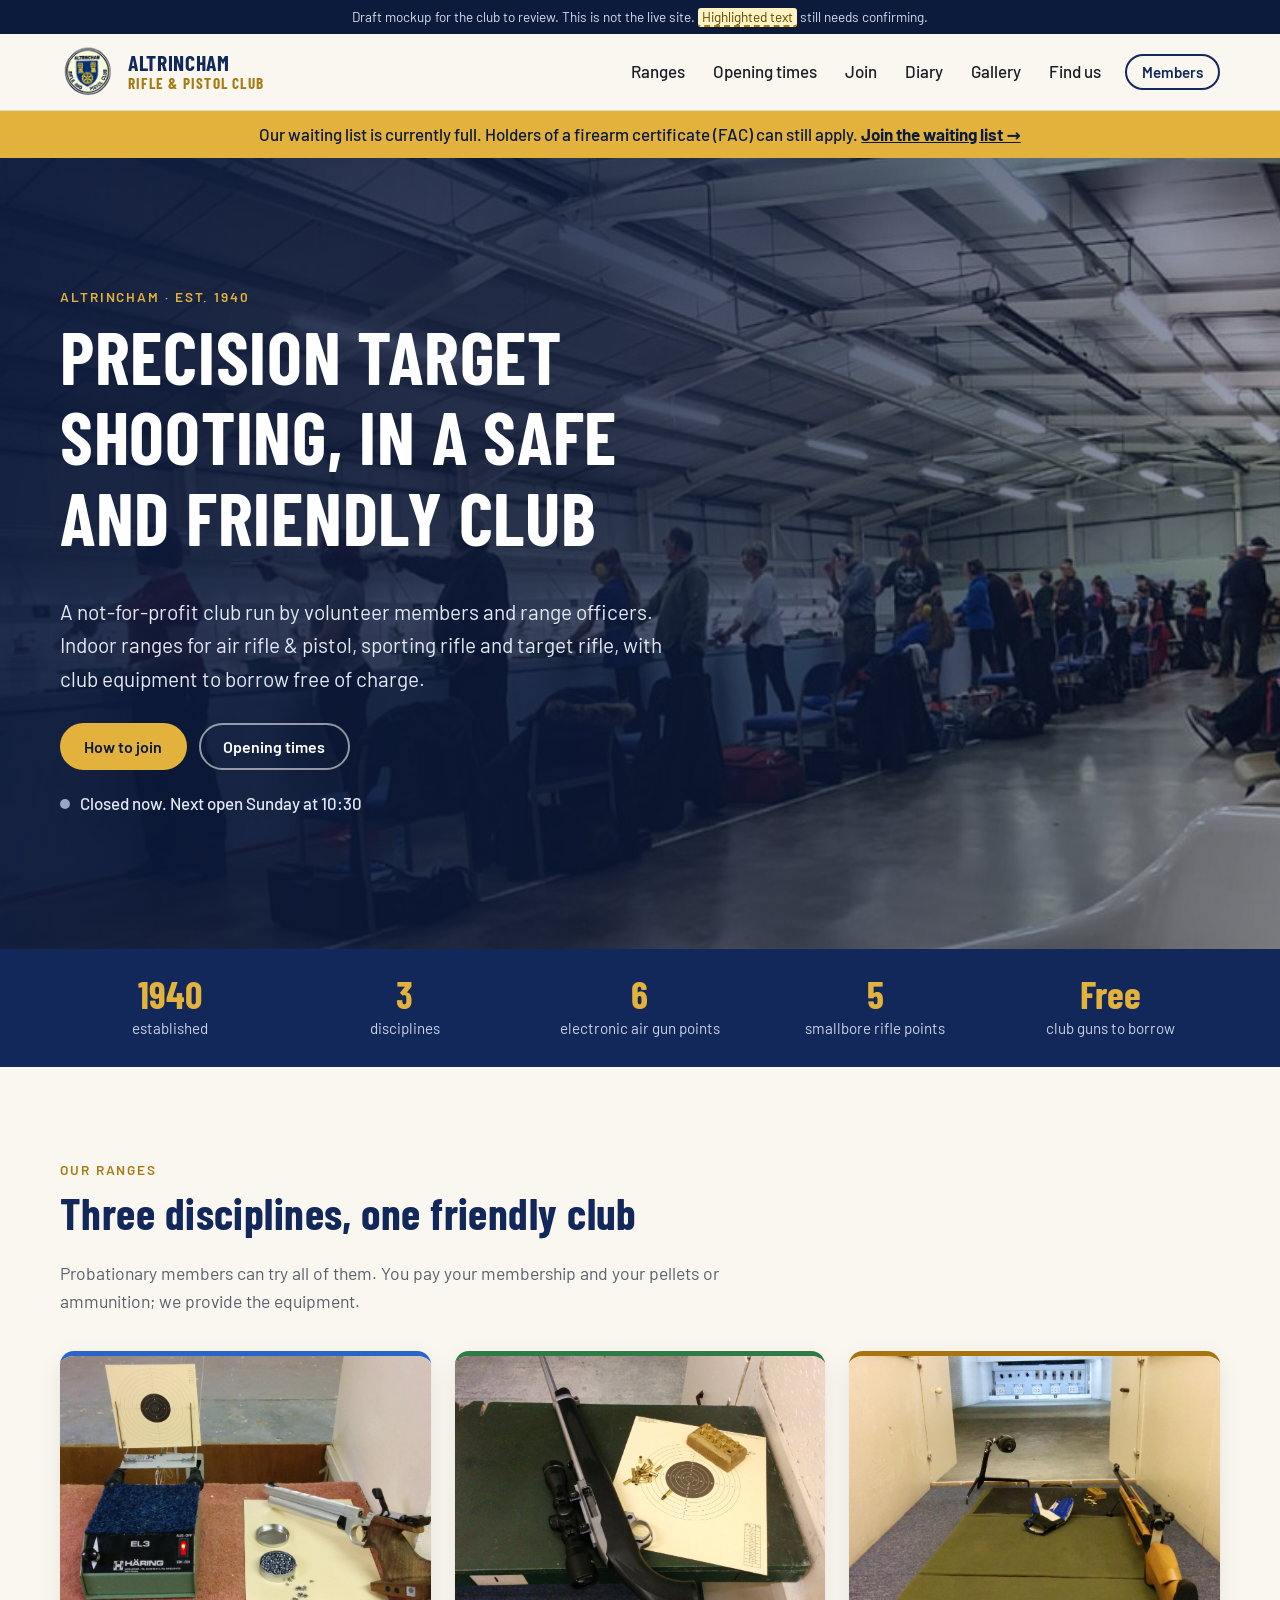
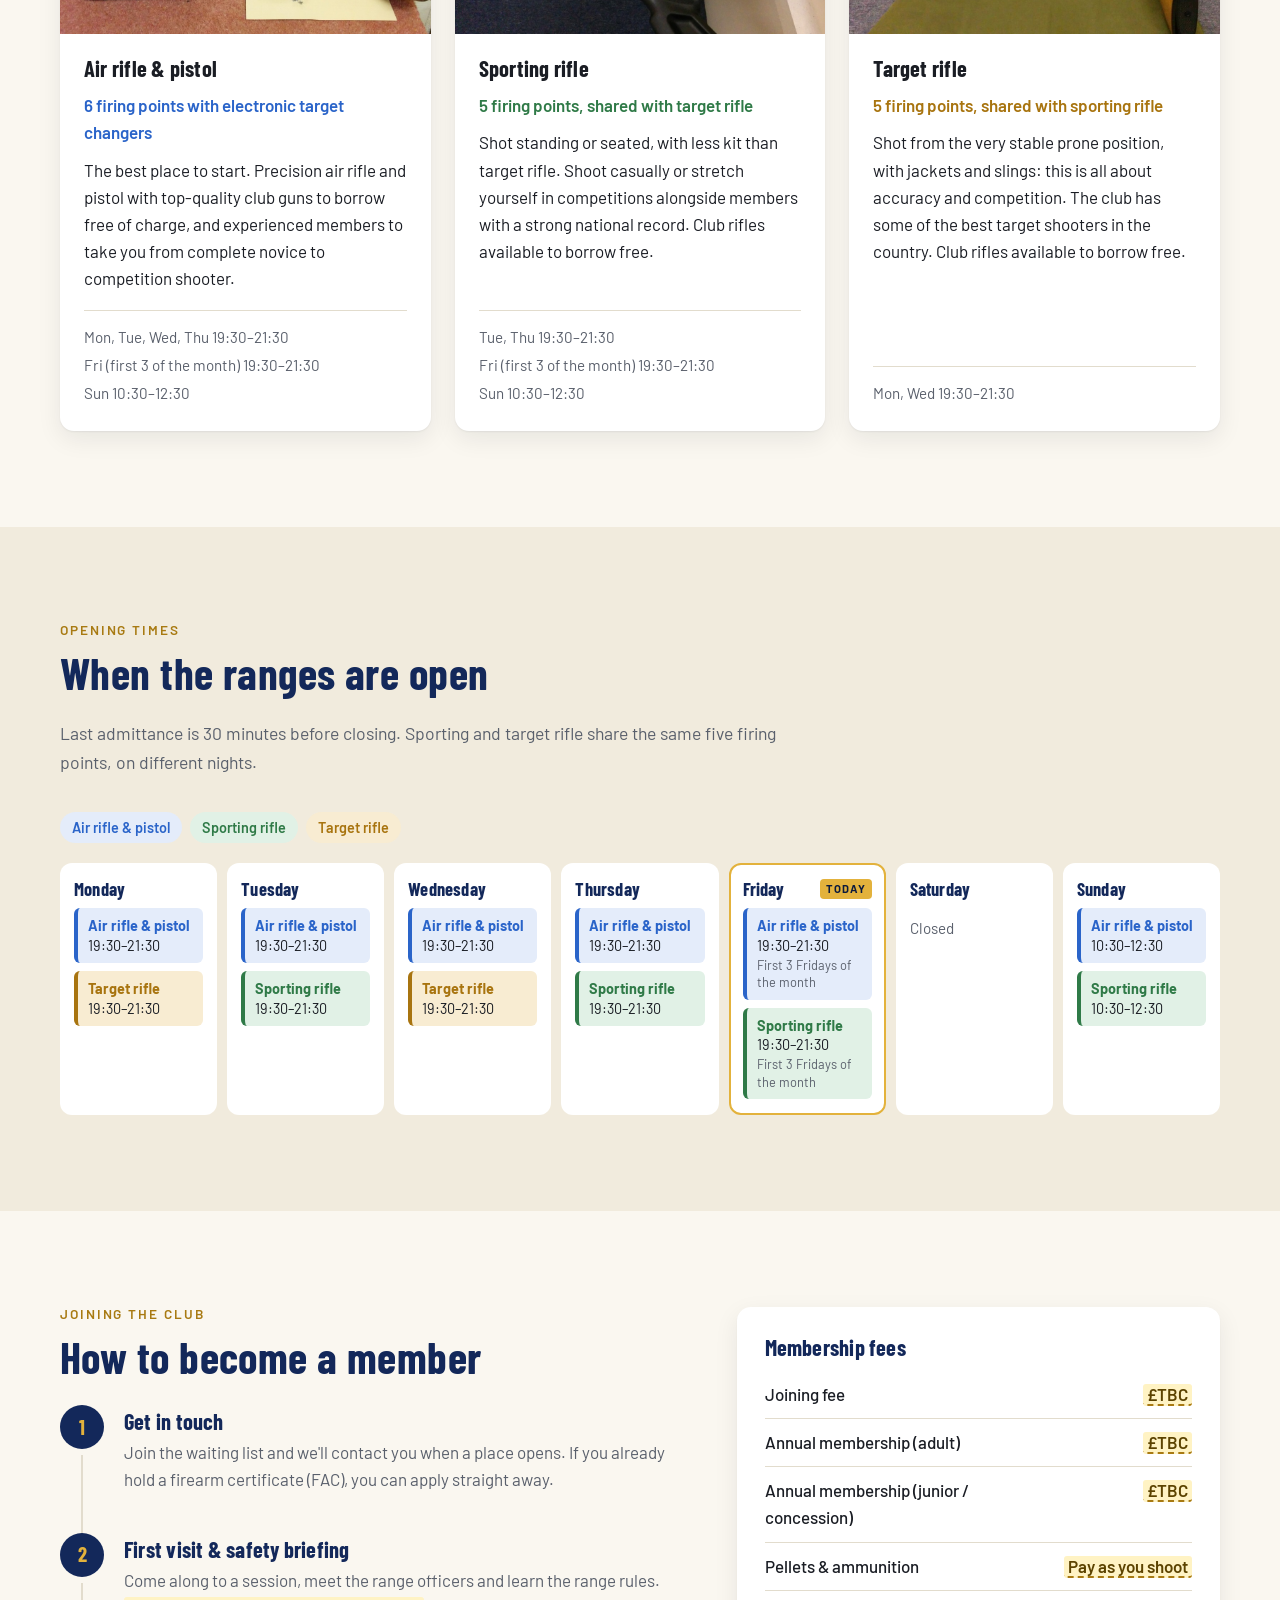
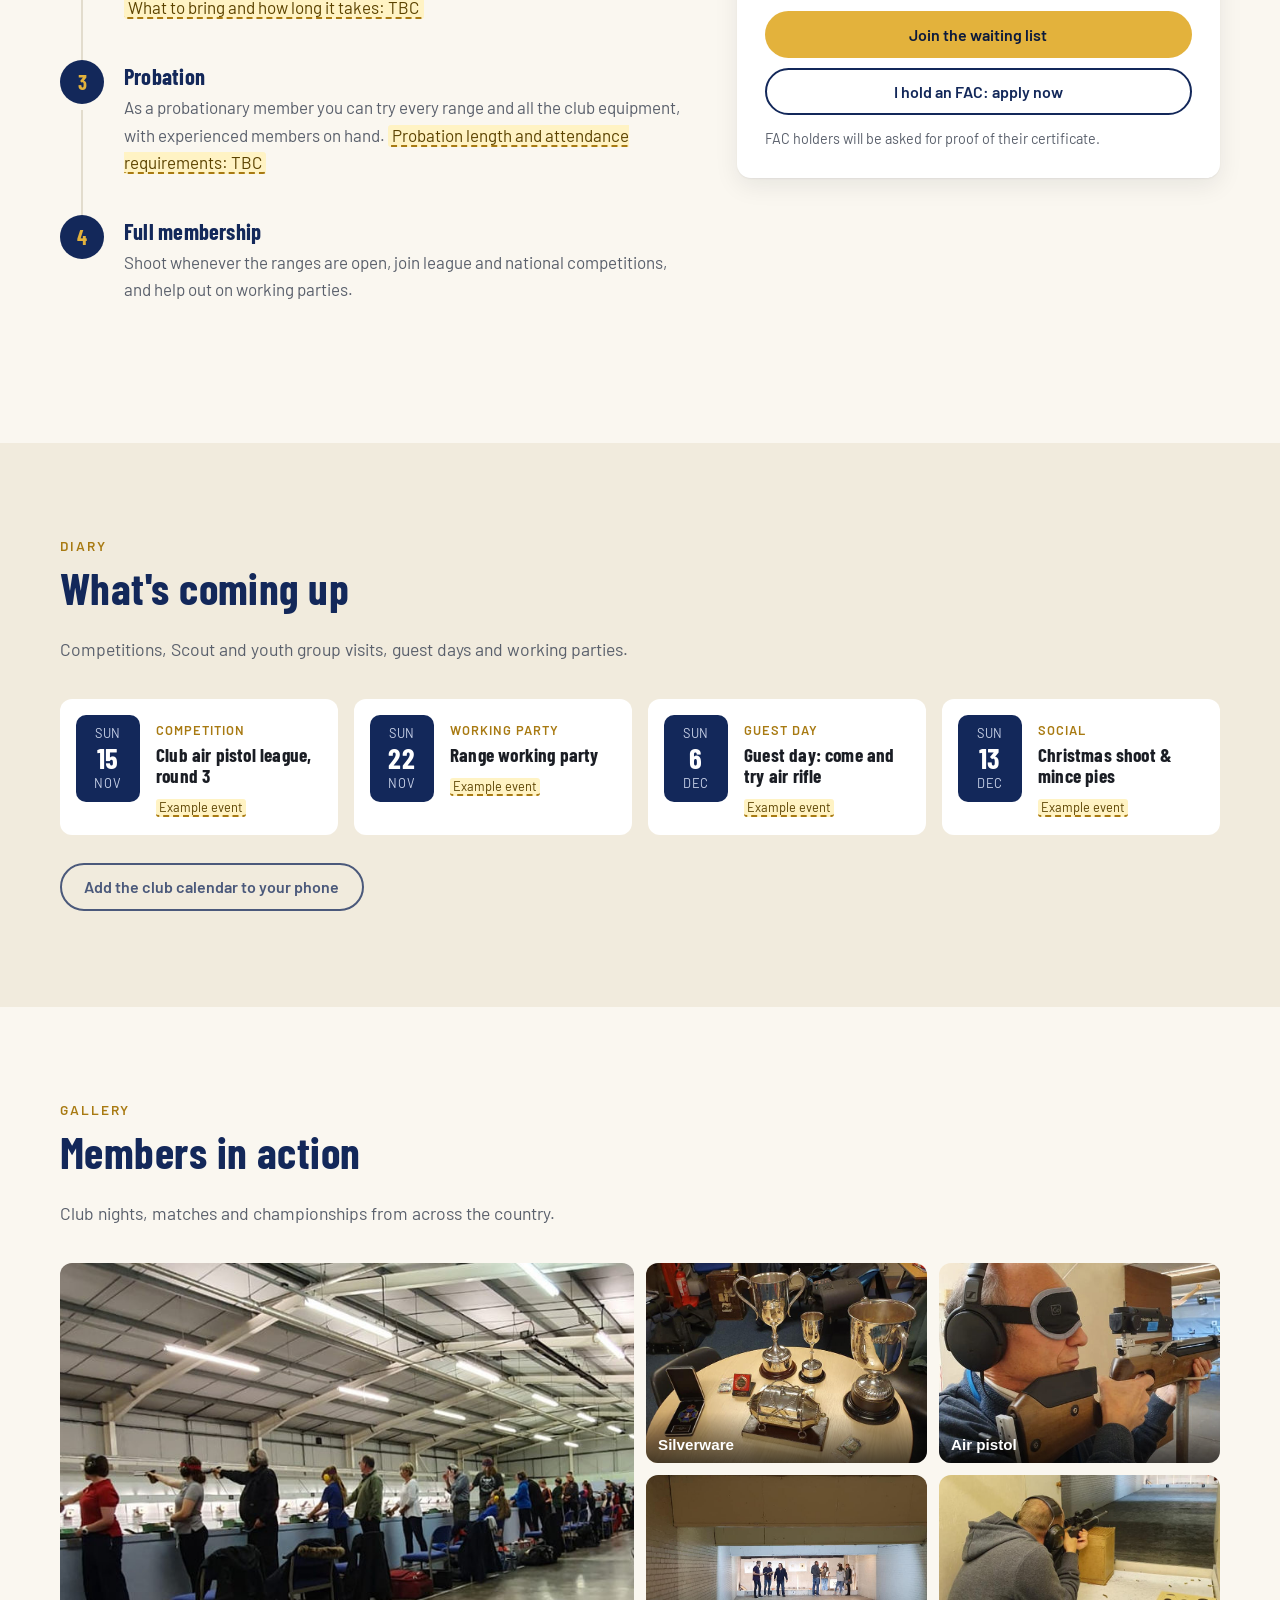
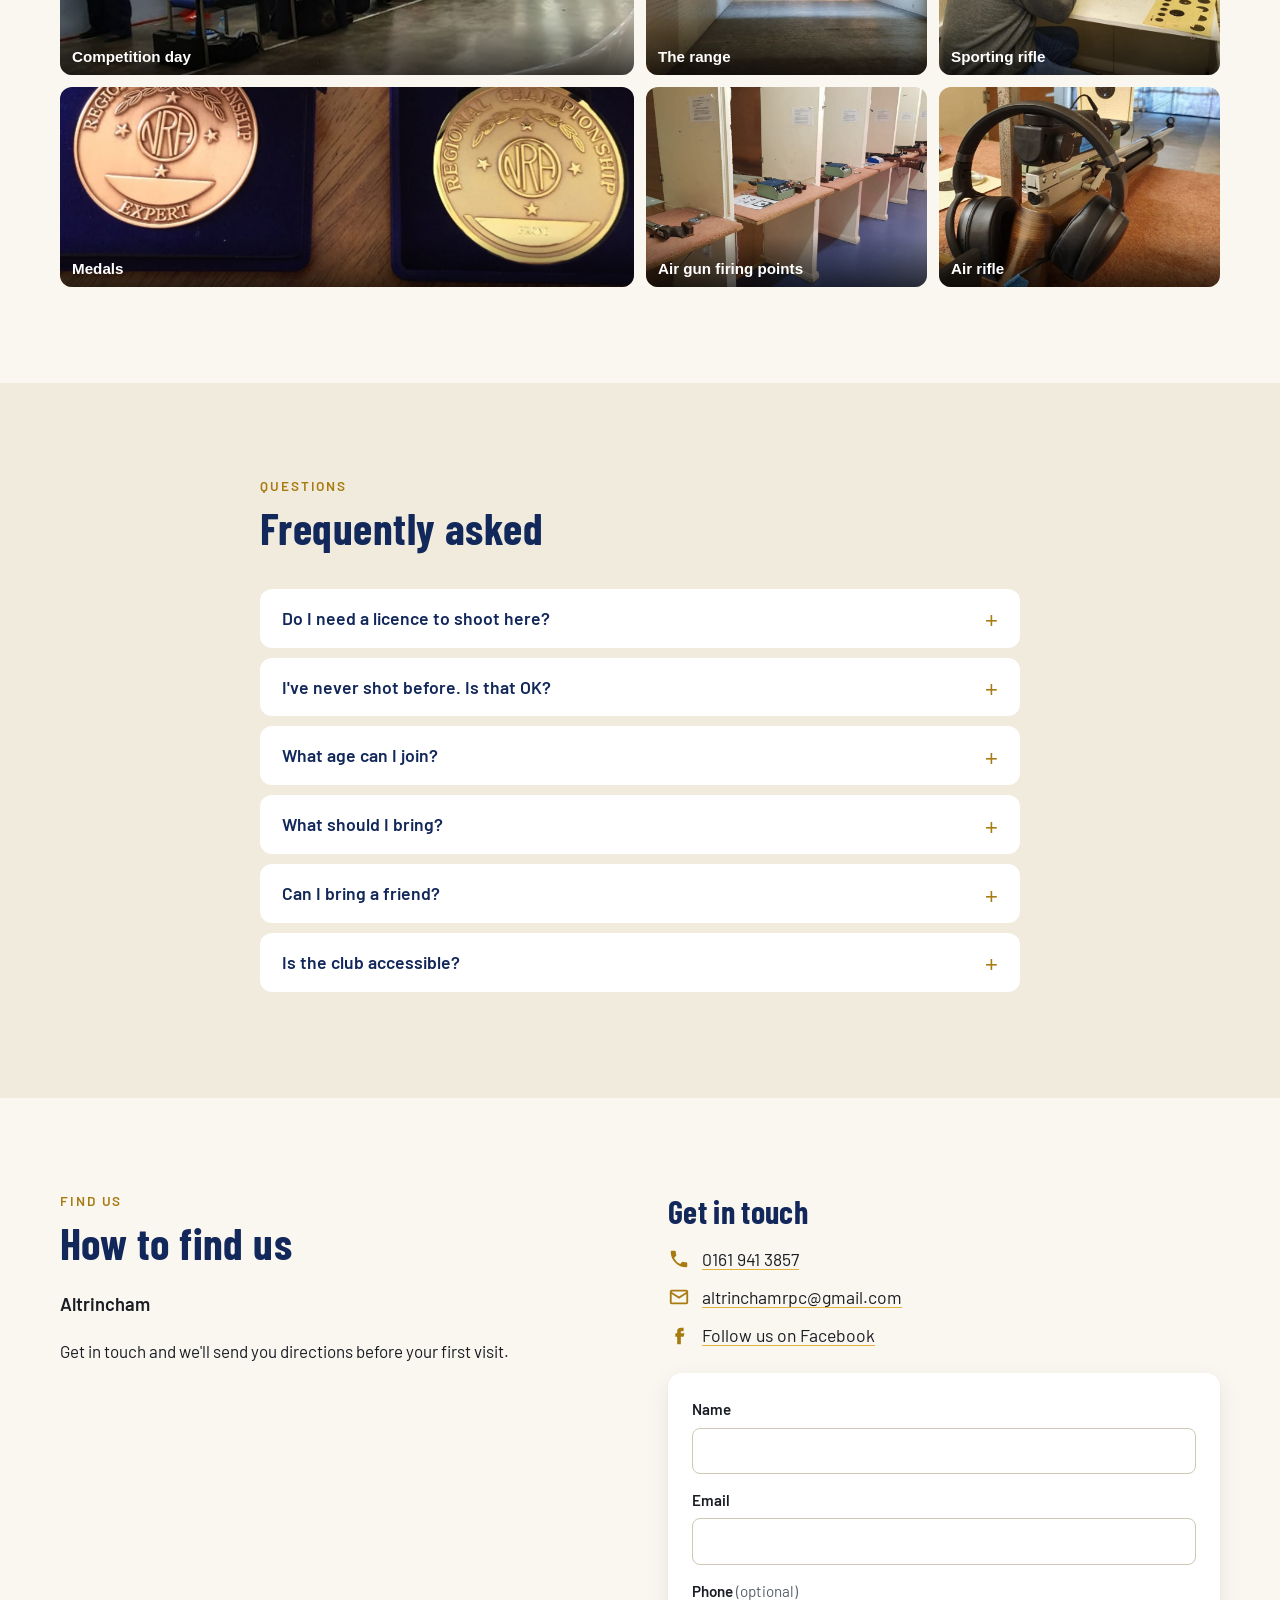
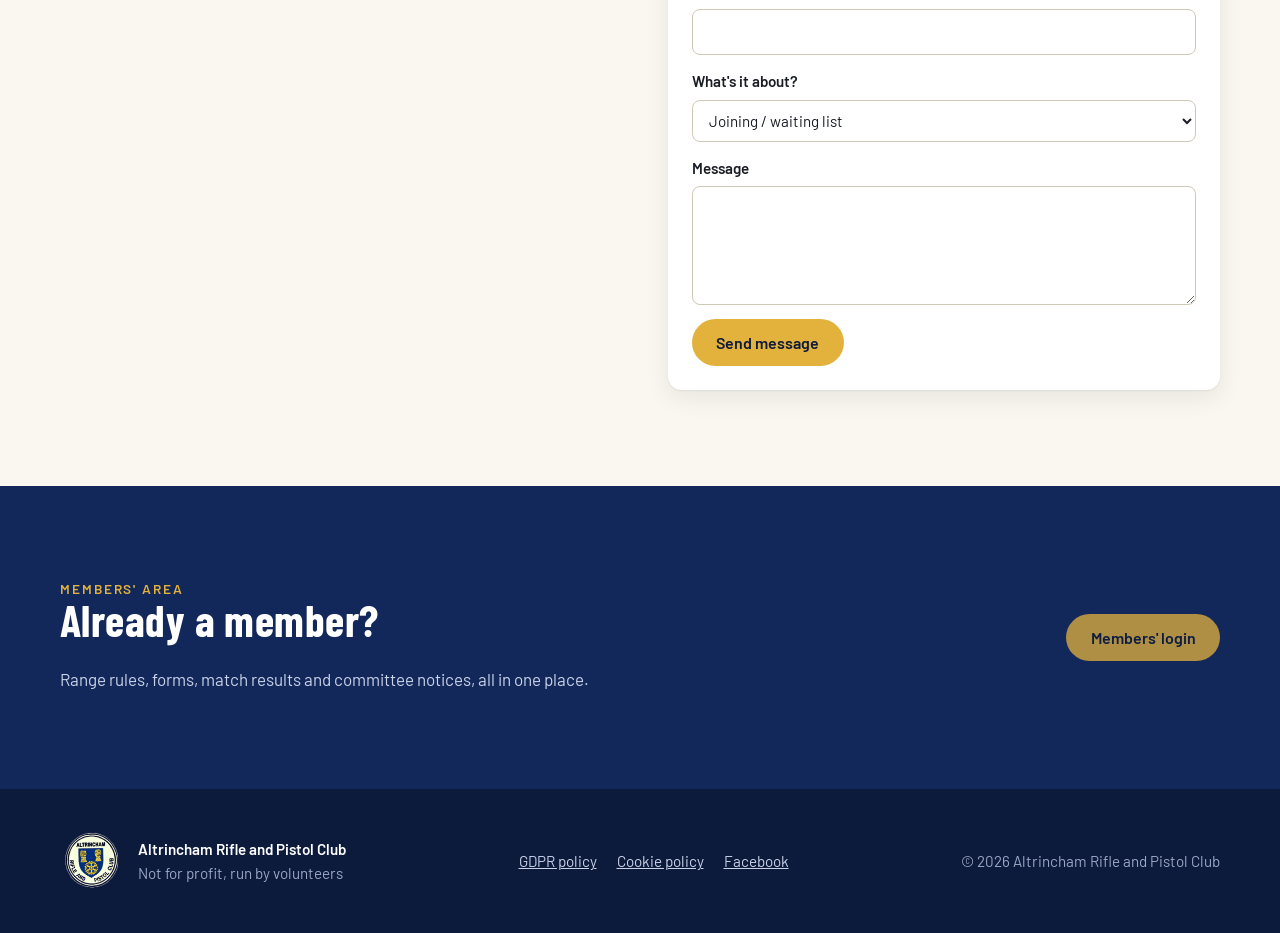
<file: site/index.html>
<!doctype html>
<html lang="en-GB">
<head>
  <meta charset="utf-8">
  <meta name="viewport" content="width=device-width, initial-scale=1">
  <title>Altrincham Rifle and Pistol Club</title>
  <meta name="description" content="A friendly, volunteer-run, not-for-profit target shooting club in Altrincham. Air rifle and pistol, sporting rifle and target rifle.">
  <!-- Mockup: keep out of search results so it doesn't compete with the live site. -->
  <meta name="robots" content="noindex, nofollow">
  <link rel="icon" href="assets/img/logo.png">
  <link rel="preconnect" href="https://fonts.googleapis.com">
  <link rel="preconnect" href="https://fonts.gstatic.com" crossorigin>
  <link href="https://fonts.googleapis.com/css2?family=Barlow+Condensed:wght@600;700&family=Barlow:wght@400;500;600&display=swap" rel="stylesheet">
  <link rel="stylesheet" href="assets/css/style.css">
</head>
<body>
  <a class="skip-link" href="#main">Skip to content</a>

  <div class="mockup-ribbon" role="note">
    Draft mockup for the club to review. This is not the live site.
    <span class="tbc-key">Highlighted text</span> still needs confirming.
  </div>

  <header class="site-header">
    <div class="wrap header-inner">
      <a class="brand" href="#top">
        <img src="assets/img/logo.png" alt="" width="56" height="56">
        <span class="brand-name">Altrincham <span>Rifle &amp; Pistol Club</span></span>
      </a>
      <button class="nav-toggle" aria-expanded="false" aria-controls="site-nav">
        <span class="sr-only">Menu</span>
        <svg width="24" height="24" viewBox="0 0 24 24" aria-hidden="true"><path d="M3 6h18M3 12h18M3 18h18" stroke="currentColor" stroke-width="2" stroke-linecap="round"/></svg>
      </button>
      <nav id="site-nav" class="site-nav" aria-label="Main">
        <a href="#ranges">Ranges</a>
        <a href="#hours">Opening times</a>
        <a href="#join">Join</a>
        <a href="#diary">Diary</a>
        <a href="#gallery">Gallery</a>
        <a href="#find-us">Find us</a>
        <a class="btn btn-small btn-outline" href="#members">Members</a>
      </nav>
    </div>
  </header>

  <div id="notice" class="notice" hidden></div>

  <main id="main">
    <section class="hero" id="top">
      <div class="wrap hero-inner">
        <p class="eyebrow">Altrincham &middot; Est. 1940</p>
        <h1>Precision target shooting, in a safe and friendly club</h1>
        <p class="lede">A not-for-profit club run by volunteer members and range officers. Indoor ranges for air rifle &amp; pistol, sporting rifle and target rifle, with club equipment to borrow free of charge.</p>
        <div class="hero-actions">
          <a class="btn btn-primary" href="#join">How to join</a>
          <a class="btn btn-ghost" href="#hours">Opening times</a>
        </div>
        <p id="open-now" class="open-now" aria-live="polite"></p>
      </div>
    </section>

    <section class="stats" aria-label="The club at a glance">
      <div class="wrap stats-grid">
        <div><strong>1940</strong><span>established</span></div>
        <div><strong>3</strong><span>disciplines</span></div>
        <div><strong>6</strong><span>electronic air gun points</span></div>
        <div><strong>5</strong><span>smallbore rifle points</span></div>
        <div><strong>Free</strong><span>club guns to borrow</span></div>
      </div>
    </section>

    <section id="ranges" class="section">
      <div class="wrap">
        <div class="section-head">
          <p class="eyebrow">Our ranges</p>
          <h2>Three disciplines, one friendly club</h2>
          <p>Probationary members can try all of them. You pay your membership and your pellets or ammunition; we provide the equipment.</p>
        </div>
        <div id="discipline-cards" class="cards"></div>
      </div>
    </section>

    <section id="hours" class="section section-alt">
      <div class="wrap">
        <div class="section-head">
          <p class="eyebrow">Opening times</p>
          <h2>When the ranges are open</h2>
          <p id="last-entry"></p>
        </div>
        <div class="legend" id="legend"></div>
        <div id="timetable" class="timetable"></div>
      </div>
    </section>

    <section id="join" class="section">
      <div class="wrap join-grid">
        <div>
          <p class="eyebrow">Joining the club</p>
          <h2>How to become a member</h2>
          <ol class="steps">
            <li>
              <h3>Get in touch</h3>
              <p>Join the waiting list and we'll contact you when a place opens. If you already hold a firearm certificate (FAC), you can apply straight away.</p>
            </li>
            <li>
              <h3>First visit &amp; safety briefing</h3>
              <p>Come along to a session, meet the range officers and learn the range rules. <span class="tbc" title="Needs confirming">What to bring and how long it takes: TBC</span></p>
            </li>
            <li>
              <h3>Probation</h3>
              <p>As a probationary member you can try every range and all the club equipment, with experienced members on hand. <span class="tbc" title="Needs confirming">Probation length and attendance requirements: TBC</span></p>
            </li>
            <li>
              <h3>Full membership</h3>
              <p>Shoot whenever the ranges are open, join league and national competitions, and help out on working parties.</p>
            </li>
          </ol>
        </div>
        <aside class="join-card">
          <h3>Membership fees</h3>
          <table class="fees" id="fees"></table>
          <div class="join-actions">
            <a class="btn btn-primary" href="#contact">Join the waiting list</a>
            <a class="btn btn-outline" id="fac-link" href="#" target="_blank" rel="noopener">I hold an FAC: apply now</a>
          </div>
          <p class="small">FAC holders will be asked for proof of their certificate.</p>
        </aside>
      </div>
    </section>

    <section id="diary" class="section section-alt">
      <div class="wrap">
        <div class="section-head">
          <p class="eyebrow">Diary</p>
          <h2>What's coming up</h2>
          <p>Competitions, Scout and youth group visits, guest days and working parties.</p>
        </div>
        <ul id="events" class="events"></ul>
        <p class="diary-actions">
          <a class="btn btn-outline" href="#" aria-disabled="true" title="Would link to a shared Google Calendar">Add the club calendar to your phone</a>
        </p>
      </div>
    </section>

    <section id="gallery" class="section">
      <div class="wrap">
        <div class="section-head">
          <p class="eyebrow">Gallery</p>
          <h2>Members in action</h2>
          <p>Club nights, matches and championships from across the country.</p>
        </div>
        <div class="gallery">
          <button type="button" data-full="assets/img/gallery/match-day.jpg"><img loading="lazy" src="assets/img/gallery/match-day.jpg" alt="Rows of shooters on a large indoor range during a competition"><span>Competition day</span></button>
          <button type="button" data-full="assets/img/gallery/trophies.jpg"><img loading="lazy" src="assets/img/gallery/trophies.jpg" alt="Silver cups and trophies on a table"><span>Silverware</span></button>
          <button type="button" data-full="assets/img/gallery/air-pistol-shooter.jpg"><img loading="lazy" src="assets/img/gallery/air-pistol-shooter.jpg" alt="A member aiming an air pistol on the air gun range"><span>Air pistol</span></button>
          <button type="button" data-full="assets/img/gallery/range-view.jpg"><img loading="lazy" src="assets/img/gallery/range-view.jpg" alt="Looking down the indoor range towards the target end"><span>The range</span></button>
          <button type="button" data-full="assets/img/gallery/smallbore-shooter.jpg"><img loading="lazy" src="assets/img/gallery/smallbore-shooter.jpg" alt="A member shooting a scoped rifle from a firing point"><span>Sporting rifle</span></button>
          <button type="button" data-full="assets/img/gallery/medals.jpg"><img loading="lazy" src="assets/img/gallery/medals.jpg" alt="Gold and bronze medals in presentation boxes"><span>Medals</span></button>
          <button type="button" data-full="assets/img/gallery/firing-points.jpg"><img loading="lazy" src="assets/img/gallery/firing-points.jpg" alt="A row of air gun firing points with electronic target changers"><span>Air gun firing points</span></button>
          <button type="button" data-full="assets/img/gallery/air-rifle.jpg"><img loading="lazy" src="assets/img/gallery/air-rifle.jpg" alt="An air rifle and ear defenders resting at a firing point"><span>Air rifle</span></button>
        </div>
      </div>
    </section>

    <section id="faq" class="section section-alt">
      <div class="wrap narrow">
        <div class="section-head">
          <p class="eyebrow">Questions</p>
          <h2>Frequently asked</h2>
        </div>
        <details>
          <summary>Do I need a licence to shoot here?</summary>
          <p>Not to get started. Air guns at the club don't need a certificate, and probationary members can shoot club rifles under supervision. You'll only need a firearm certificate if you want to own your own rifle, and the club can help with that once you're a member. <span class="tbc" title="Needs confirming">Wording to be checked by the committee.</span></p>
        </details>
        <details>
          <summary>I've never shot before. Is that OK?</summary>
          <p>Absolutely. Most members started as complete beginners. Experienced members and range officers will take you through safety and technique, and air rifle is a great place to start.</p>
        </details>
        <details>
          <summary>What age can I join?</summary>
          <p><span class="tbc" title="Needs confirming">Minimum age and junior arrangements: TBC.</span> We regularly host Scout groups for competitions.</p>
        </details>
        <details>
          <summary>What should I bring?</summary>
          <p>Just yourself. Club guns are free to borrow, and you pay for pellets or ammunition as you use them. <span class="tbc" title="Needs confirming">Hearing/eye protection and ID requirements: TBC.</span></p>
        </details>
        <details>
          <summary>Can I bring a friend?</summary>
          <p>Look out for guest days in the diary, which are the best way for friends and family to have a go. <span class="tbc" title="Needs confirming">Guest rules: TBC.</span></p>
        </details>
        <details>
          <summary>Is the club accessible?</summary>
          <p><span class="tbc" title="Needs confirming">Step-free access, parking and toilets: TBC.</span> We've hosted groups of shooters with disabilities and are happy to talk through what you need.</p>
        </details>
      </div>
    </section>

    <section id="find-us" class="section">
      <div class="wrap find-grid">
        <div>
          <p class="eyebrow">Find us</p>
          <h2>How to find us</h2>
          <p class="address" id="address"></p>
          <p>Get in touch and we'll send you directions before your first visit.</p>
        </div>
        <div id="contact">
          <h2>Get in touch</h2>
          <ul class="contact-list" id="contact-list"></ul>
          <form class="contact-form" id="contact-form">
            <label>Name <input name="name" autocomplete="name" required></label>
            <label>Email <input name="email" type="email" autocomplete="email" required></label>
            <label><span>Phone <span class="optional">(optional)</span></span> <input name="phone" type="tel" autocomplete="tel"></label>
            <label>What's it about?
              <select name="subject">
                <option>Joining / waiting list</option>
                <option>Guest day</option>
                <option>Scout or group visit</option>
                <option>Something else</option>
              </select>
            </label>
            <label>Message <textarea name="message" rows="4" required></textarea></label>
            <button class="btn btn-primary" type="submit">Send message</button>
            <p class="form-status" id="form-status" role="status"></p>
          </form>
        </div>
      </div>
    </section>

    <section id="members" class="section section-dark">
      <div class="wrap members-inner">
        <div>
          <p class="eyebrow">Members' area</p>
          <h2>Already a member?</h2>
          <p>Range rules, forms, match results and committee notices, all in one place.</p>
        </div>
        <a class="btn btn-primary" href="#members" aria-disabled="true" title="Not built yet in the mockup">Members' login</a>
      </div>
    </section>
  </main>

  <footer class="site-footer">
    <div class="wrap footer-inner">
      <div class="footer-brand">
        <img src="assets/img/logo.png" alt="Altrincham Rifle and Pistol Club logo" width="64" height="64">
        <p>Altrincham Rifle and Pistol Club<br><span>Not for profit, run by volunteers</span></p>
      </div>
      <ul class="footer-links" id="footer-links"></ul>
      <p class="copyright">&copy; <span id="year">2026</span> Altrincham Rifle and Pistol Club</p>
    </div>
  </footer>

  <dialog class="lightbox" id="lightbox">
    <form method="dialog"><button class="lightbox-close" aria-label="Close">&times;</button></form>
    <img alt="">
    <p class="lightbox-caption"></p>
  </dialog>

  <script src="assets/js/club-data.js"></script>
  <script src="assets/js/main.js"></script>
</body>
</html>
</file>
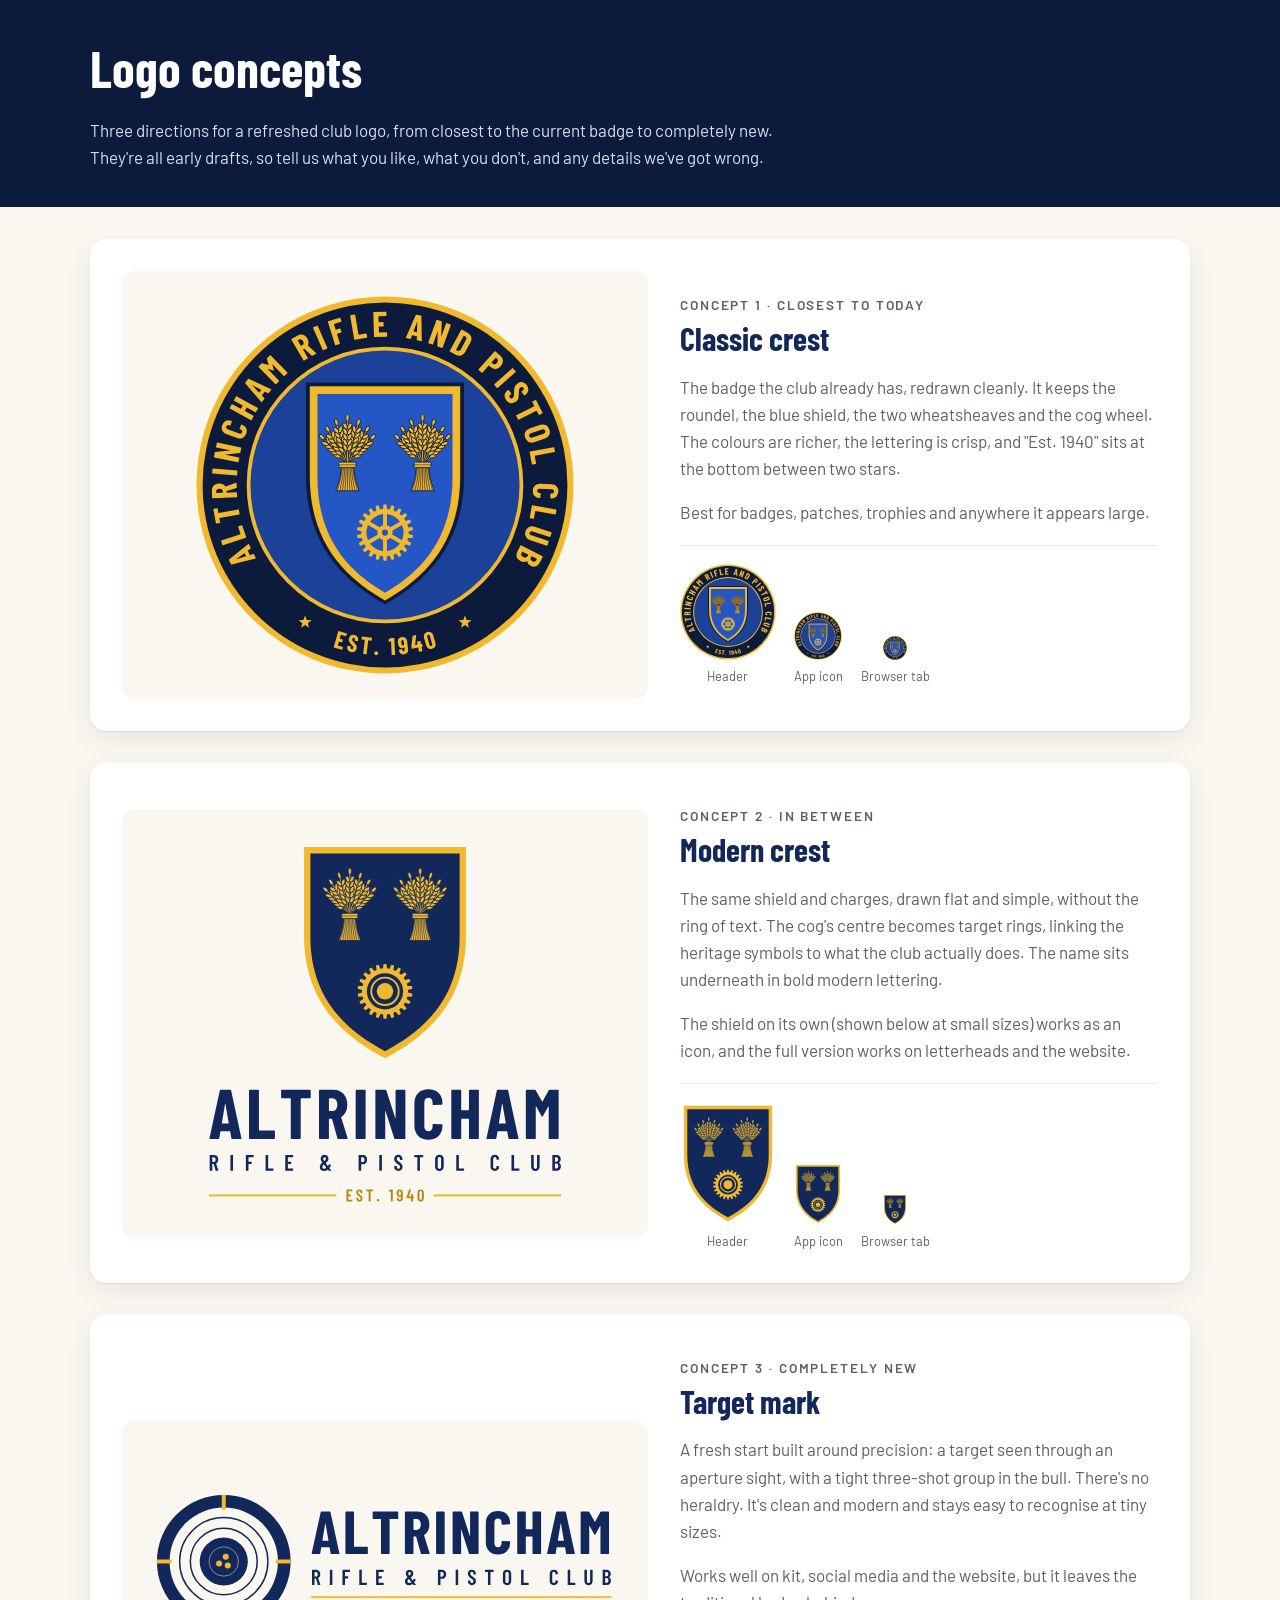
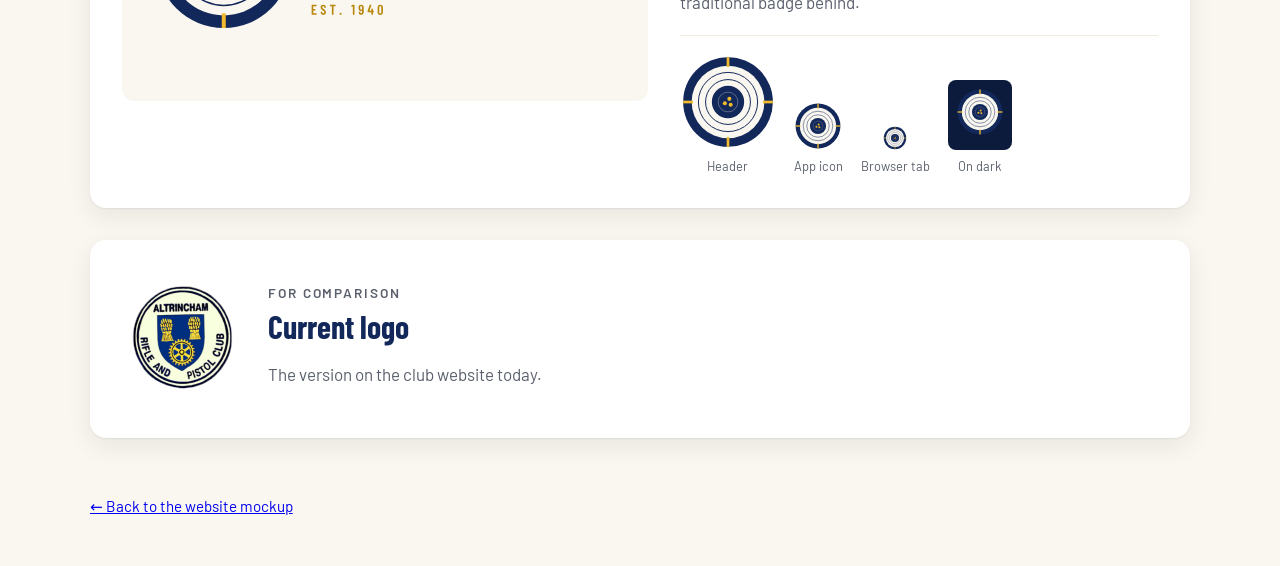
<file: site/logos/index.html>
<!doctype html>
<html lang="en-GB">
<head>
  <meta charset="utf-8">
  <meta name="viewport" content="width=device-width, initial-scale=1">
  <title>Logo Concepts</title>
  <meta name="robots" content="noindex, nofollow">
  <link rel="preconnect" href="https://fonts.googleapis.com">
  <link rel="preconnect" href="https://fonts.gstatic.com" crossorigin>
  <link href="https://fonts.googleapis.com/css2?family=Barlow+Condensed:wght@600;700&family=Barlow:wght@400;500;600&display=swap" rel="stylesheet">
  <style>
    :root {
      --navy: #13285a; --navy-deep: #0c1a3c; --gold: #e3b23c; --gold-deep: #a87a12;
      --cream: #faf7f0; --sand: #f1ebdd; --ink: #1a1d24; --muted: #5a606c; --white: #fff;
    }
    * { box-sizing: border-box; }
    body { margin: 0; font: 400 1.0625rem/1.6 "Barlow", system-ui, sans-serif; color: var(--ink); background: var(--cream); }
    .wrap { width: min(1100px, 100% - 32px); margin-inline: auto; }
    header { background: var(--navy-deep); color: #d7deef; padding: 40px 0 36px; }
    header a { color: var(--gold); }
    h1, h2 { font-family: "Barlow Condensed", system-ui, sans-serif; line-height: 1.1; margin: 0 0 .4em; }
    h1 { font-size: clamp(2.2rem, 5vw, 3.2rem); color: var(--white); }
    h2 { font-size: 2rem; color: var(--navy); }
    header p { max-width: 44rem; margin: 0; }
    .concept { background: var(--white); border-radius: 16px; margin: 32px 0; padding: 32px; display: grid; grid-template-columns: 1.1fr 1fr; gap: 32px; align-items: center; box-shadow: 0 1px 2px rgb(16 24 40 / 6%), 0 8px 24px rgb(16 24 40 / 8%); }
    @media (max-width: 800px) { .concept { grid-template-columns: 1fr; padding: 20px; } }
    .concept > figure { margin: 0; display: grid; place-items: center; background: var(--cream); border-radius: 12px; padding: 24px; min-height: 280px; }
    .concept > figure img { max-height: 380px; width: auto; max-width: 100%; }
    .label { font: 600 .85rem/1 "Barlow", sans-serif; text-transform: uppercase; letter-spacing: .14em; color: var(--gold-deep); margin-bottom: 10px; }
    .concept p { color: var(--muted); }
    .sizes { display: flex; flex-wrap: wrap; align-items: end; gap: 18px; margin-top: 18px; padding-top: 18px; border-top: 1px solid var(--sand); }
    .sizes figure { margin: 0; text-align: center; font-size: .8rem; color: var(--muted); }
    .sizes img { display: block; margin: 0 auto 6px; height: auto; }
    .on-dark { background: var(--navy-deep); padding: 8px; border-radius: 8px; }
    .current { display: flex; gap: 24px; align-items: center; flex-wrap: wrap; }
    .current img { width: 122px; image-rendering: auto; }
    footer { padding: 24px 0 48px; color: var(--muted); font-size: .95rem; }
  </style>
</head>
<body>
  <header>
    <div class="wrap">
      <h1>Logo concepts</h1>
      <p>Three directions for a refreshed club logo, from closest to the current badge to completely new. They're all early drafts, so tell us what you like, what you don't, and any details we've got wrong.</p>
    </div>
  </header>

  <main class="wrap">
    <section class="concept">
      <figure><img src="1-classic-crest.svg" alt="Round badge: club name around the edge, a blue shield with two gold wheatsheaves above a gold cog wheel, Est. 1940 at the bottom"></figure>
      <div>
        <p class="label">Concept 1 · Closest to today</p>
        <h2>Classic crest</h2>
        <p>The badge the club already has, redrawn cleanly. It keeps the roundel, the blue shield, the two wheatsheaves and the cog wheel. The colours are richer, the lettering is crisp, and "Est. 1940" sits at the bottom between two stars.</p>
        <p>Best for badges, patches, trophies and anywhere it appears large.</p>
        <div class="sizes">
          <figure><img src="1-classic-crest.svg" width="96" alt="">Header</figure>
          <figure><img src="1-classic-crest.svg" width="48" alt="">App icon</figure>
          <figure><img src="1-classic-crest.svg" width="24" alt="">Browser tab</figure>
        </div>
      </div>
    </section>

    <section class="concept">
      <figure><img src="2-modern-crest.svg" alt="A navy shield with gold border, two gold wheatsheaves and a cog whose centre is a target, above the words Altrincham Rifle and Pistol Club, Est. 1940"></figure>
      <div>
        <p class="label">Concept 2 · In between</p>
        <h2>Modern crest</h2>
        <p>The same shield and charges, drawn flat and simple, without the ring of text. The cog's centre becomes target rings, linking the heritage symbols to what the club actually does. The name sits underneath in bold modern lettering.</p>
        <p>The shield on its own (shown below at small sizes) works as an icon, and the full version works on letterheads and the website.</p>
        <div class="sizes">
          <figure><img src="2-modern-crest-icon.svg" width="96" alt="">Header</figure>
          <figure><img src="2-modern-crest-icon.svg" width="48" alt="">App icon</figure>
          <figure><img src="2-modern-crest-icon.svg" width="24" alt="">Browser tab</figure>
        </div>
      </div>
    </section>

    <section class="concept">
      <figure><img src="3-target-mark.svg" alt="A target symbol with crosshair notches and a tight group of three gold shots, beside the words Altrincham Rifle and Pistol Club, Est. 1940"></figure>
      <div>
        <p class="label">Concept 3 · Completely new</p>
        <h2>Target mark</h2>
        <p>A fresh start built around precision: a target seen through an aperture sight, with a tight three-shot group in the bull. There's no heraldry. It's clean and modern and stays easy to recognise at tiny sizes.</p>
        <p>Works well on kit, social media and the website, but it leaves the traditional badge behind.</p>
        <div class="sizes">
          <figure><img src="3-target-mark-icon.svg" width="96" alt="">Header</figure>
          <figure><img src="3-target-mark-icon.svg" width="48" alt="">App icon</figure>
          <figure><img src="3-target-mark-icon.svg" width="24" alt="">Browser tab</figure>
          <figure><span class="on-dark" style="display:block;margin-bottom:6px"><img src="3-target-mark-icon.svg" width="48" alt=""></span>On dark</figure>
        </div>
      </div>
    </section>

    <section class="concept">
      <div class="current">
        <img src="../assets/img/logo.png" alt="The current club logo">
        <div>
          <p class="label">For comparison</p>
          <h2>Current logo</h2>
          <p>The version on the club website today.</p>
        </div>
      </div>
      <div></div>
    </section>
  </main>

  <footer class="wrap">
    <a href="../">← Back to the website mockup</a>
  </footer>
</body>
</html>
</file>
<file: site/assets/css/style.css>
:root {
  --navy: #13285a;
  --navy-deep: #0c1a3c;
  --blue: #1f4fa8;
  --gold: #e3b23c;
  --gold-deep: #a87a12;
  --cream: #faf7f0;
  --sand: #f1ebdd;
  --ink: #1a1d24;
  --muted: #5a606c;
  --line: #e2dccd;
  --white: #fff;

  --air: #2a64c9;
  --air-bg: #e4ecfa;
  --sporting: #2f7a47;
  --sporting-bg: #e1f1e6;
  --target: #a8740f;
  --target-bg: #f8ecd2;

  --radius: 14px;
  --shadow: 0 1px 2px rgb(16 24 40 / 6%), 0 8px 24px rgb(16 24 40 / 8%);
  --font: "Barlow", system-ui, -apple-system, "Segoe UI", sans-serif;
  --display: "Barlow Condensed", "Barlow", system-ui, sans-serif;
}

*, *::before, *::after { box-sizing: border-box; }

html { scroll-behavior: smooth; scroll-padding-top: 84px; }

body {
  margin: 0;
  font: 400 1.0625rem/1.6 var(--font);
  color: var(--ink);
  background: var(--cream);
  -webkit-font-smoothing: antialiased;
}

img { max-width: 100%; display: block; }
a { color: var(--blue); }
h1, h2, h3 { font-family: var(--display); line-height: 1.1; margin: 0 0 .5em; letter-spacing: .01em; }
h2 { font-size: clamp(2rem, 4vw, 2.75rem); color: var(--navy); }
h3 { font-size: 1.4rem; }
p { margin: 0 0 1em; }

.wrap { width: min(1160px, 100% - 32px); margin-inline: auto; }
.narrow { width: min(760px, 100% - 32px); }

.sr-only, .skip-link:not(:focus) {
  position: absolute; width: 1px; height: 1px; overflow: hidden; clip: rect(0 0 0 0); white-space: nowrap;
}
.skip-link:focus { position: fixed; top: 8px; left: 8px; z-index: 100; background: var(--white); padding: 8px 12px; border-radius: 8px; }

:focus-visible { outline: 3px solid var(--gold); outline-offset: 2px; }

/* Placeholders that still need confirming */
.tbc {
  background: #fff3c4;
  border-bottom: 2px dashed var(--gold-deep);
  padding: 0 .25em;
  border-radius: 3px;
  color: #5c4300;
}
.mockup-ribbon {
  background: var(--navy-deep);
  color: #d7deef;
  font-size: .85rem;
  text-align: center;
  padding: 6px 16px;
}
.tbc-key { background: #fff3c4; color: #5c4300; padding: 0 .3em; border-radius: 3px; border-bottom: 2px dashed var(--gold-deep); }

/* Buttons */
.btn {
  display: inline-flex; align-items: center; justify-content: center;
  gap: .4em;
  padding: .75em 1.4em;
  border-radius: 999px;
  font: 600 1rem/1.2 var(--font);
  text-decoration: none;
  border: 2px solid transparent;
  cursor: pointer;
  transition: background .15s, color .15s, border-color .15s, transform .15s;
}
.btn:hover { transform: translateY(-1px); }
.btn-primary { background: var(--gold); color: var(--navy-deep); }
.btn-primary:hover { background: #f0c453; }
.btn-ghost { color: var(--white); border-color: rgb(255 255 255 / 55%); }
.btn-ghost:hover { background: rgb(255 255 255 / 12%); }
.btn-outline { color: var(--navy); border-color: var(--navy); background: transparent; }
.btn-outline:hover { background: var(--navy); color: var(--white); }
.btn-small { padding: .45em 1em; font-size: .95rem; }
[aria-disabled="true"] { opacity: .75; cursor: not-allowed; }

/* Header */
.site-header {
  position: sticky; top: 0; z-index: 20;
  background: rgb(250 247 240 / 92%);
  backdrop-filter: blur(8px);
  border-bottom: 1px solid var(--line);
}
.header-inner { display: flex; align-items: center; gap: 16px; min-height: 76px; }
.brand { display: flex; align-items: center; gap: 12px; text-decoration: none; color: var(--navy); margin-right: auto; }
.brand img { width: 56px; height: 56px; }
.brand-name { font: 700 1.35rem/1 var(--display); text-transform: uppercase; letter-spacing: .03em; }
.brand-name span { display: block; font-size: .95rem; color: var(--gold-deep); letter-spacing: .08em; margin-top: 2px; }

.site-nav { display: flex; align-items: center; gap: 4px; }
.site-nav a:not(.btn) {
  color: var(--ink); text-decoration: none; font-weight: 500;
  padding: 8px 12px; border-radius: 8px;
}
.site-nav a:not(.btn):hover { background: var(--sand); }
.site-nav .btn { margin-left: 8px; }
.nav-toggle { display: none; background: none; border: 0; color: var(--navy); padding: 8px; cursor: pointer; }

@media (max-width: 920px) {
  .nav-toggle { display: block; }
  .site-nav {
    display: none;
    position: absolute; left: 0; right: 0; top: 100%;
    flex-direction: column; align-items: stretch;
    background: var(--cream); border-bottom: 1px solid var(--line);
    padding: 8px 16px 16px;
  }
  .site-nav.is-open { display: flex; }
  .site-nav a:not(.btn) { padding: 12px; }
  .site-nav .btn { margin: 8px 0 0; }
}
@media (max-width: 420px) {
  .brand img { width: 44px; height: 44px; }
  .brand-name { font-size: 1.15rem; }
  .brand-name span { font-size: .8rem; }
}

/* Notice */
.notice { background: var(--gold); color: var(--navy-deep); }
.notice p { margin: 0; padding: 10px 0; font-weight: 500; text-align: center; }
.notice a { color: inherit; font-weight: 700; white-space: nowrap; }

/* Hero */
.hero {
  position: relative;
  color: var(--white);
  background:
    linear-gradient(100deg, rgb(12 26 60 / 94%) 0%, rgb(12 26 60 / 80%) 45%, rgb(12 26 60 / 35%) 100%),
    url("../img/gallery/match-day.jpg") center / cover no-repeat,
    var(--navy-deep);
}
.hero-inner { padding: clamp(64px, 11vw, 132px) 0; max-width: 1160px; }
.hero h1 { font-size: clamp(2.4rem, 6.5vw, 4.6rem); max-width: 19ch; text-transform: uppercase; }
.hero .lede { font-size: clamp(1.1rem, 2vw, 1.3rem); max-width: 40rem; color: #e3e8f4; }
.hero .eyebrow { color: var(--gold); }
.hero-actions { display: flex; flex-wrap: wrap; gap: 12px; margin: 28px 0 20px; }
.open-now { display: flex; align-items: center; gap: 10px; font-weight: 500; color: #e3e8f4; margin: 0; }
.dot { width: 10px; height: 10px; border-radius: 50%; background: #9aa6c2; flex: none; }
.dot-open { background: #4ade80; box-shadow: 0 0 0 4px rgb(74 222 128 / 25%); }

.eyebrow {
  font: 600 .85rem/1 var(--font);
  text-transform: uppercase; letter-spacing: .14em;
  color: var(--gold-deep);
  margin-bottom: 12px;
}

/* Stats */
.stats { background: var(--navy); color: var(--white); }
.stats-grid { display: grid; grid-template-columns: repeat(5, 1fr); gap: 16px; padding: 26px 0; text-align: center; }
.stats strong { display: block; font: 700 2.4rem/1 var(--display); color: var(--gold); }
.stats span { font-size: .95rem; color: #c9d2e8; }
@media (max-width: 760px) {
  .stats-grid { grid-template-columns: repeat(2, 1fr); }
  .stats-grid > :last-child { grid-column: 1 / -1; }
}

/* Sections */
.section { padding: clamp(56px, 8vw, 96px) 0; }
.section-alt { background: var(--sand); }
.section-dark { background: var(--navy); color: var(--white); }
.section-dark h2 { color: var(--white); }
.section-dark .eyebrow { color: var(--gold); }
.section-head { max-width: 46rem; margin-bottom: 36px; }
.section-head p:last-child { color: var(--muted); font-size: 1.1rem; }

/* Discipline cards */
.cards { display: grid; grid-template-columns: repeat(3, 1fr); gap: 24px; }
@media (max-width: 900px) { .cards { grid-template-columns: 1fr; max-width: 560px; } }
.card {
  background: var(--white); border-radius: var(--radius); overflow: hidden;
  box-shadow: var(--shadow); display: flex; flex-direction: column;
  border-top: 5px solid var(--accent);
}
.card img { aspect-ratio: 4 / 3; object-fit: cover; width: 100%; }
.card-body { padding: 22px 24px 26px; display: flex; flex-direction: column; flex: 1; }
.card-points { font-weight: 600; color: var(--accent); margin-bottom: .6em; }
.card-times { list-style: none; padding: 14px 0 0; margin: auto 0 0; border-top: 1px solid var(--line); font-size: .95rem; color: var(--muted); }
.card-times li + li { margin-top: 4px; }
.card-air { --accent: var(--air); }
.card-sporting { --accent: var(--sporting); }
.card-target { --accent: var(--target); }

/* Timetable */
.legend { display: flex; flex-wrap: wrap; gap: 8px; margin-bottom: 20px; }
.chip { padding: 4px 12px; border-radius: 999px; font-size: .9rem; font-weight: 600; }
.chip-air { --c: var(--air); --bg: var(--air-bg); }
.chip-sporting { --c: var(--sporting); --bg: var(--sporting-bg); }
.chip-target { --c: var(--target); --bg: var(--target-bg); }
.chip { background: var(--bg); color: var(--c); }

.timetable { display: grid; grid-template-columns: repeat(7, 1fr); gap: 10px; }
.day { background: var(--white); border-radius: 12px; padding: 14px 12px; border: 2px solid transparent; min-width: 0; }
.day.is-today { border-color: var(--gold); }
.day h3 { font-size: 1.15rem; color: var(--navy); display: flex; align-items: center; justify-content: space-between; gap: 6px; flex-wrap: wrap; }
.today-tag { font: 700 .7rem/1 var(--font); text-transform: uppercase; letter-spacing: .08em; background: var(--gold); color: var(--navy-deep); padding: 4px 6px; border-radius: 4px; }
.day ul { list-style: none; margin: 0; padding: 0; display: grid; gap: 8px; }
.session { background: var(--bg); border-left: 4px solid var(--c); border-radius: 6px; padding: 8px 10px; font-size: .9rem; line-height: 1.35; }
.session strong { display: block; color: var(--c); }
.session em { display: block; font-style: normal; font-size: .8rem; color: var(--muted); margin-top: 2px; }
.closed { color: var(--muted); font-size: .95rem; padding: 8px 0; }
@media (max-width: 1000px) {
  .timetable { grid-template-columns: 1fr; }
  .day { display: grid; grid-template-columns: 120px 1fr; gap: 12px; align-items: start; }
  .day h3 { margin: 6px 0 0; justify-content: flex-start; }
}
@media (max-width: 480px) {
  .day { grid-template-columns: 1fr; }
}

/* Join */
.join-grid { display: grid; grid-template-columns: 1.3fr 1fr; gap: 48px; align-items: start; }
@media (max-width: 900px) { .join-grid { grid-template-columns: 1fr; } }
.steps { list-style: none; counter-reset: step; padding: 0; margin: 28px 0 0; }
.steps li { counter-increment: step; position: relative; padding: 0 0 26px 64px; }
.steps li::before {
  content: counter(step);
  position: absolute; left: 0; top: -4px;
  width: 44px; height: 44px; border-radius: 50%;
  display: grid; place-items: center;
  background: var(--navy); color: var(--gold);
  font: 700 1.3rem/1 var(--display);
}
.steps li:not(:last-child)::after {
  content: ""; position: absolute; left: 21px; top: 46px; bottom: 4px; width: 2px; background: var(--line);
}
.steps h3 { color: var(--navy); margin-bottom: .25em; }
.steps p { color: var(--muted); }

.join-card { background: var(--white); border-radius: var(--radius); box-shadow: var(--shadow); padding: 28px; position: sticky; top: 100px; }
.join-card h3 { color: var(--navy); }
.fees { width: 100%; border-collapse: collapse; margin-bottom: 20px; }
.fees th, .fees td { padding: 10px 0; border-bottom: 1px solid var(--line); text-align: left; vertical-align: top; }
.fees th { font-weight: 500; padding-right: 12px; }
.fees td { text-align: right; font-weight: 600; white-space: nowrap; }
.join-actions { display: grid; gap: 10px; }
.small { font-size: .9rem; color: var(--muted); margin: 12px 0 0; }

/* Diary */
.events { list-style: none; padding: 0; margin: 0; display: grid; grid-template-columns: repeat(auto-fill, minmax(260px, 1fr)); gap: 16px; }
.event { display: flex; gap: 16px; align-items: flex-start; background: var(--white); border-radius: 12px; padding: 16px; }
.event time {
  flex: none; width: 64px; text-align: center; border-radius: 10px;
  background: var(--navy); color: #c9d2e8; padding: 8px 0; font-size: .8rem; text-transform: uppercase; letter-spacing: .06em;
}
.event time strong { display: block; font: 700 1.8rem/1.05 var(--display); color: var(--white); }
.event h3 { font-size: 1.2rem; margin: 2px 0 6px; color: var(--ink); }
.event-type { font-size: .8rem; font-weight: 600; text-transform: uppercase; letter-spacing: .08em; color: var(--gold-deep); }
.event .tbc { font-size: .8rem; }
.diary-actions { margin: 28px 0 0; }

/* Gallery */
.gallery { display: grid; grid-template-columns: repeat(4, 1fr); grid-auto-rows: 200px; gap: 12px; }
.gallery button {
  position: relative; padding: 0; border: 0; border-radius: 12px; overflow: hidden; cursor: zoom-in; background: var(--sand);
}
.gallery button:nth-child(1) { grid-column: span 2; grid-row: span 2; }
.gallery button:nth-child(6) { grid-column: span 2; }
.gallery img { width: 100%; height: 100%; object-fit: cover; transition: transform .4s; }
.gallery button:hover img { transform: scale(1.04); }
.gallery span {
  position: absolute; left: 0; right: 0; bottom: 0;
  padding: 24px 12px 10px; text-align: left;
  color: var(--white); font-weight: 600; font-size: .95rem;
  background: linear-gradient(transparent, rgb(0 0 0 / 65%));
}
@media (max-width: 760px) {
  .gallery { grid-template-columns: repeat(2, 1fr); grid-auto-rows: 160px; }
  .gallery button:nth-child(6) { grid-column: span 1; }
  .gallery button:nth-child(8) { grid-column: span 2; }
}

.lightbox { border: 0; padding: 0; background: transparent; max-width: min(1100px, 94vw); }
.lightbox::backdrop { background: rgb(8 12 24 / 85%); }
.lightbox img { max-height: 82vh; width: auto; margin: 0 auto; border-radius: 10px; }
.lightbox-caption { color: var(--white); text-align: center; margin: 12px 0 0; }
.lightbox-close {
  position: fixed; top: 16px; right: 20px; width: 44px; height: 44px; border-radius: 50%;
  border: 0; background: rgb(255 255 255 / 15%); color: var(--white); font-size: 1.8rem; line-height: 1; cursor: pointer;
}

/* FAQ */
details { background: var(--white); border-radius: 12px; margin-bottom: 10px; }
summary {
  cursor: pointer; list-style: none; padding: 18px 56px 18px 22px; position: relative;
  font: 600 1.1rem/1.3 var(--font); color: var(--navy);
}
summary::-webkit-details-marker { display: none; }
summary::after {
  content: "+"; position: absolute; right: 22px; top: 50%; transform: translateY(-50%);
  font: 400 1.6rem/1 var(--font); color: var(--gold-deep);
}
details[open] summary::after { content: "−"; }
details p { padding: 0 22px 18px; margin: 0; color: var(--muted); }

/* Find us + contact */
.find-grid { display: grid; grid-template-columns: 1fr 1fr; gap: 56px; }
@media (max-width: 900px) { .find-grid { grid-template-columns: 1fr; } }
.address { font-size: 1.15rem; font-weight: 600; }
#contact h2 { font-size: 2rem; }
.contact-list { list-style: none; padding: 0; margin: 0 0 24px; display: grid; gap: 10px; }
.contact-list li { display: flex; align-items: center; gap: 12px; font-size: 1.1rem; }
.contact-list svg { width: 22px; height: 22px; color: var(--gold-deep); flex: none; }
.contact-list a { color: var(--ink); text-decoration-color: var(--gold); text-underline-offset: 3px; overflow-wrap: anywhere; }
.contact-form { display: grid; gap: 14px; background: var(--white); padding: 24px; border-radius: var(--radius); box-shadow: var(--shadow); }
.contact-form label { display: grid; gap: 6px; font-weight: 600; font-size: .95rem; }
.optional { font-weight: 400; color: var(--muted); }
.contact-form input, .contact-form select, .contact-form textarea {
  font: inherit; font-weight: 400; padding: 10px 12px; border: 1px solid #cfc8b6; border-radius: 8px; background: var(--white); color: var(--ink); width: 100%;
}
.contact-form input:focus, .contact-form select:focus, .contact-form textarea:focus { outline: 3px solid rgb(227 178 60 / 45%); border-color: var(--gold-deep); }
.contact-form .btn { justify-self: start; }
.form-status { margin: 0; color: var(--sporting); font-weight: 500; }
.form-status:empty { display: none; }

/* Members */
.members-inner { display: flex; align-items: center; justify-content: space-between; gap: 24px; flex-wrap: wrap; }
.members-inner p { color: #c9d2e8; margin: 0; }

/* Footer */
.site-footer { background: var(--navy-deep); color: #c9d2e8; padding: 40px 0; font-size: .95rem; }
.footer-inner { display: flex; flex-wrap: wrap; align-items: center; justify-content: space-between; gap: 24px; }
.footer-brand { display: flex; align-items: center; gap: 14px; }
.footer-brand p { margin: 0; color: var(--white); font-weight: 600; }
.footer-brand span { color: #9aa6c2; font-weight: 400; }
.footer-links { list-style: none; display: flex; flex-wrap: wrap; gap: 20px; margin: 0; padding: 0; }
.footer-links a { color: #c9d2e8; }
.copyright { margin: 0; color: #9aa6c2; }

@media (prefers-reduced-motion: reduce) {
  html { scroll-behavior: auto; }
  * { transition: none !important; }
}
</file>
